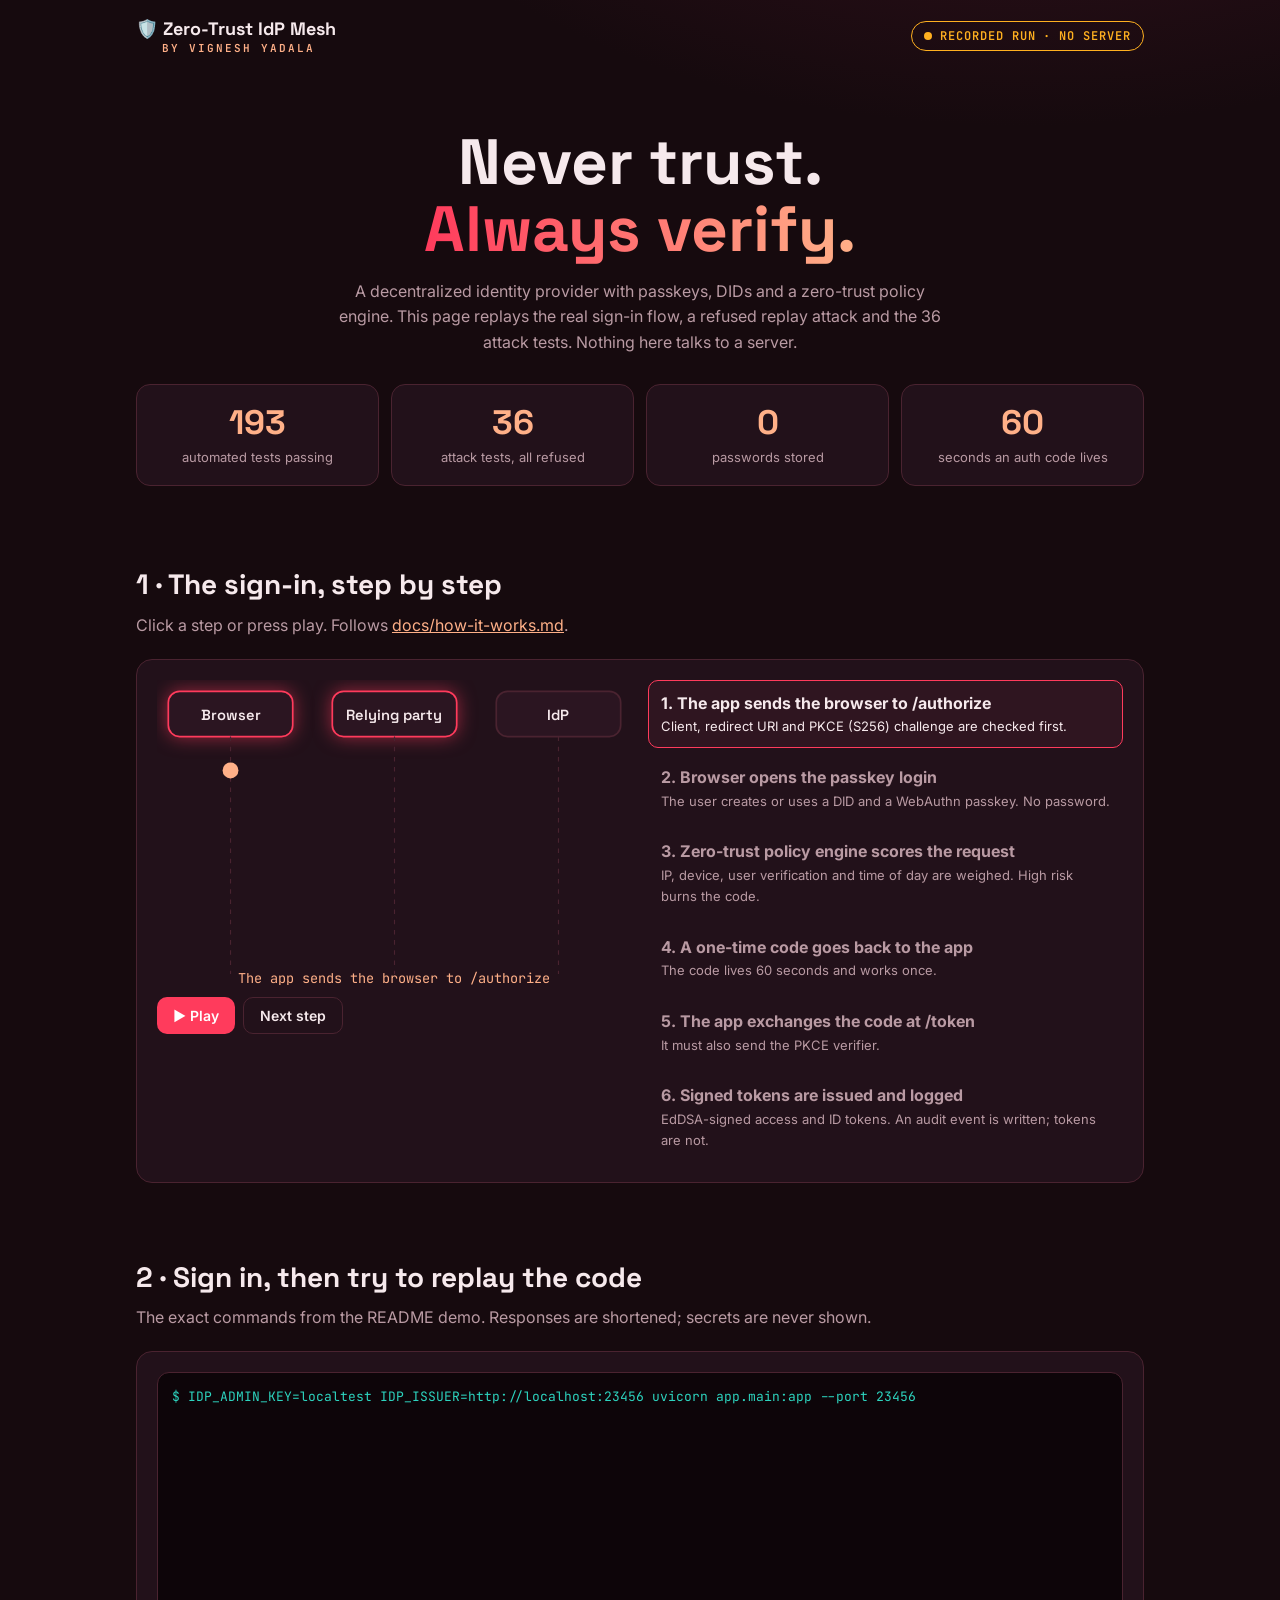
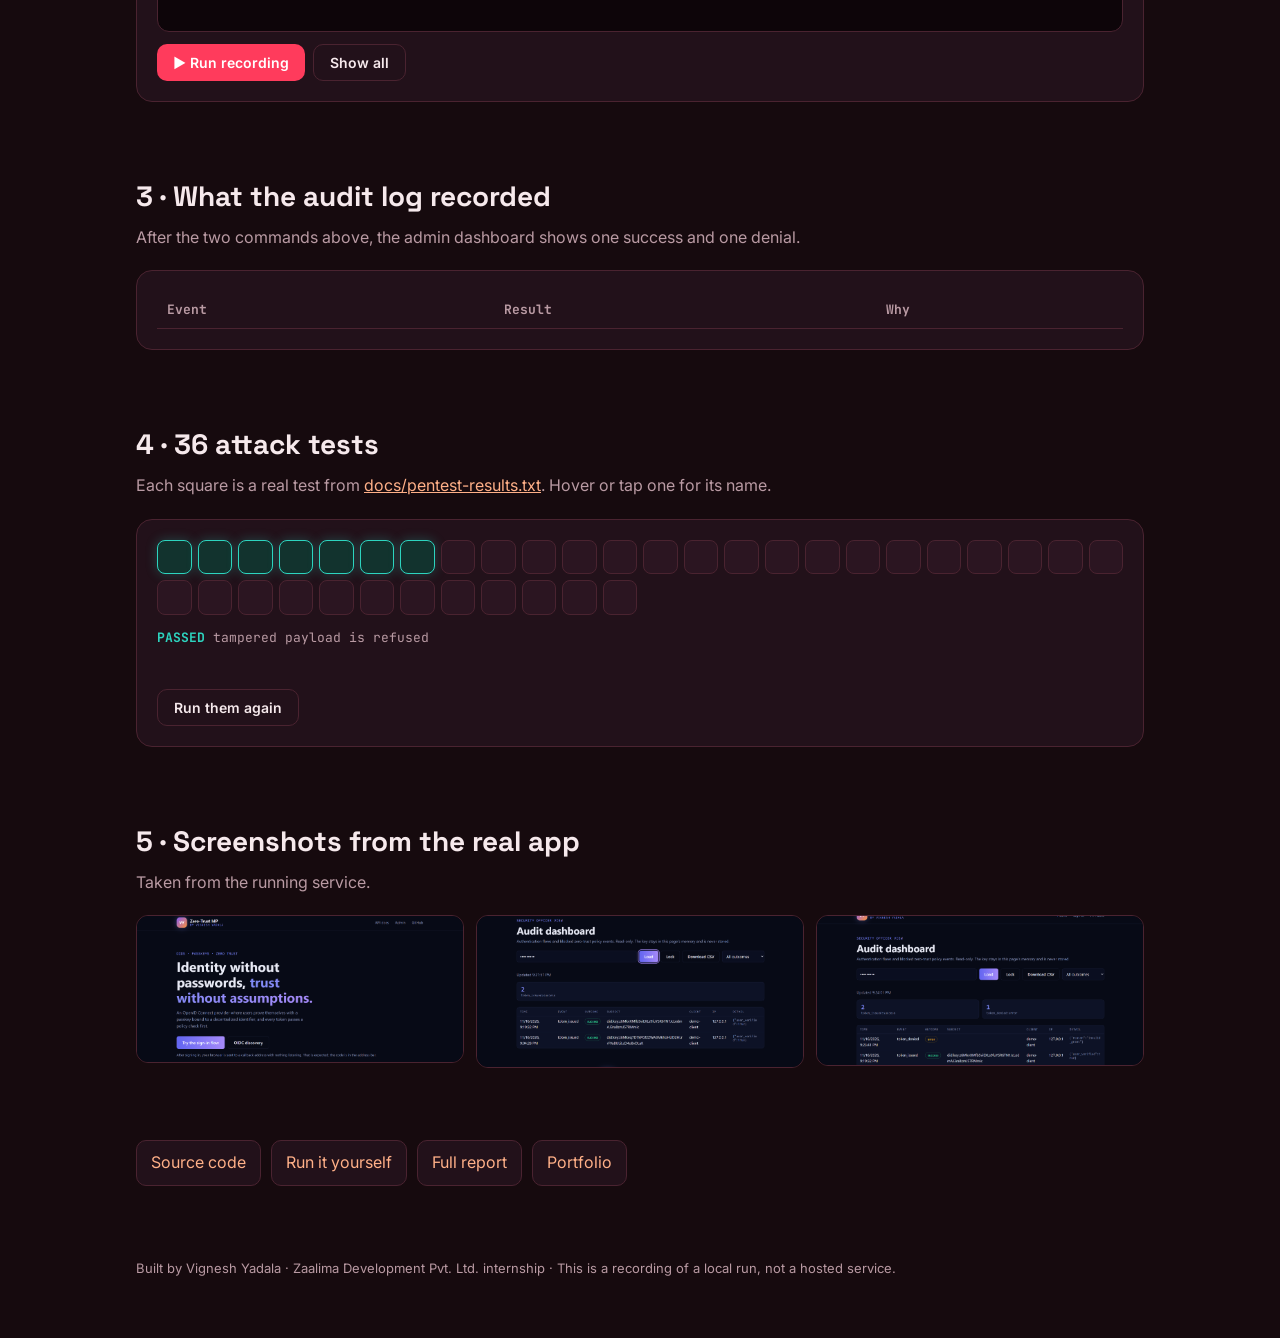
<file: docs/index.html>
<!doctype html>
<html lang="en"><head>
<meta charset="utf-8"><meta name="viewport" content="width=device-width,initial-scale=1">
<title>Zero-Trust IdP Mesh – Recorded Demo</title>
<meta name="description" content="Replay of a real sign-in, a replay attack that is refused, and 36 passing attack tests for Zero-Trust IdP Mesh.">
<link rel="preconnect" href="https://fonts.googleapis.com">
<link href="https://fonts.googleapis.com/css2?family=Inter:wght@400;600&family=JetBrains+Mono:wght@400;600&family=Space+Grotesk:wght@500;700&display=swap" rel="stylesheet">
<style>
:root{--bg:#160a0e;--card:#22111a;--line:#4a2330;--crimson:#ff3b5c;--rose:#ffb088;--amber:#ffb020;--teal:#2dd4bf;--text:#f6e9ec;--mute:#b99aa3}
*{box-sizing:border-box}html{scroll-behavior:smooth}
body{margin:0;background:radial-gradient(1200px 700px at 80% -10%,#3a1220 0,transparent 60%),var(--bg);color:var(--text);font:16px/1.6 Inter,system-ui,sans-serif}
.wrap{max-width:1040px;margin:0 auto;padding:0 16px}
h1,h2,h3{font-family:"Space Grotesk",sans-serif;margin:0}
a{color:var(--rose)}
.top{display:flex;justify-content:space-between;align-items:center;padding:18px 0;gap:12px;flex-wrap:wrap}
.brand{display:flex;flex-direction:column;line-height:1.25}.brand b{font-family:'Space Grotesk',sans-serif;font-size:18px}.by{font:600 11px 'JetBrains Mono',monospace;letter-spacing:.18em;color:var(--rose);text-decoration:none;margin-left:26px}.by:hover{color:var(--crimson)}
.badge{font:600 12px "JetBrains Mono",monospace;letter-spacing:.08em;padding:6px 12px;border:1px solid var(--amber);color:var(--amber);border-radius:99px;display:inline-flex;gap:8px;align-items:center}
.badge i{width:8px;height:8px;border-radius:50%;background:var(--amber);animation:pulse 1.6s infinite}
@keyframes pulse{0%{box-shadow:0 0 0 0 #ffb02099}100%{box-shadow:0 0 0 10px #ffb02000}}
.hero{position:relative;padding:56px 0 40px;text-align:center;overflow:hidden}
.rings{position:absolute;left:50%;top:50%;width:0;height:0;pointer-events:none}
.rings span{position:absolute;border:1px solid var(--crimson);border-radius:50%;width:120px;height:120px;margin:-60px;opacity:0;animation:ring 6s infinite}
.rings span:nth-child(2){animation-delay:2s}.rings span:nth-child(3){animation-delay:4s}
@keyframes ring{0%{transform:scale(.5);opacity:.5}100%{transform:scale(7);opacity:0}}
.hero h1{font-size:clamp(34px,7vw,64px);line-height:1.05;position:relative}
.hero h1 b{background:linear-gradient(90deg,var(--crimson),var(--rose));-webkit-background-clip:text;background-clip:text;color:transparent}
.hero p{color:var(--mute);max-width:620px;margin:16px auto;position:relative}
.stats{display:grid;grid-template-columns:repeat(auto-fit,minmax(150px,1fr));gap:12px;margin-top:28px;position:relative}
.stat{background:var(--card);border:1px solid var(--line);border-radius:14px;padding:16px}
.stat b{display:block;font:700 34px "Space Grotesk",sans-serif;color:var(--rose)}
.stat span{color:var(--mute);font-size:13px}
section{padding:36px 0}
h2{font-size:28px;margin-bottom:6px}.sub{color:var(--mute);margin:0 0 20px}
.card{background:var(--card);border:1px solid var(--line);border-radius:16px;padding:20px}
.stage{display:grid;grid-template-columns:1fr 1fr;gap:16px}
@media(max-width:760px){.stage{grid-template-columns:1fr}}
svg{width:100%;height:auto;display:block}
.node rect{fill:#2b1521;stroke:var(--line);stroke-width:1.5}.node text{fill:var(--text);font:600 13px "Space Grotesk"}
.node.on rect{stroke:var(--crimson);filter:drop-shadow(0 0 8px #ff3b5c88)}
.lane{stroke:var(--line);stroke-dasharray:4 5}
.pkt{fill:var(--rose);opacity:0}
.steps{display:flex;flex-direction:column;gap:6px}
.step{all:unset;cursor:pointer;padding:10px 12px;border-radius:10px;border:1px solid transparent;color:var(--mute);display:block}
.step:focus-visible{outline:2px solid var(--rose)}
.step.on{border-color:var(--crimson);background:#2f1520;color:var(--text)}
.step small{display:block;font-size:13px}
.ctrl{margin-top:12px;display:flex;gap:8px;flex-wrap:wrap}
button.btn{font:600 14px Inter;background:var(--crimson);color:#fff;border:0;border-radius:10px;padding:9px 16px;cursor:pointer}
button.btn.ghost{background:transparent;border:1px solid var(--line);color:var(--text)}
.term{background:#0d0509;border:1px solid var(--line);border-radius:12px;padding:14px;font:13px/1.55 "JetBrains Mono",monospace;min-height:260px;overflow:auto;white-space:pre-wrap;word-break:break-all}
.term .p{color:var(--teal)}.term .ok{color:#7ee787}.term .err{color:var(--crimson)}.term .d{color:var(--mute)}
.cursor{display:inline-block;width:8px;height:15px;background:var(--rose);vertical-align:-2px;animation:blink 1s steps(1) infinite}
@keyframes blink{50%{opacity:0}}
.wall{display:grid;grid-template-columns:repeat(auto-fill,minmax(34px,1fr));gap:6px}
.t{display:block;aspect-ratio:1;border-radius:8px;background:#2b1521;border:1px solid var(--line);position:relative;transition:.25s}
.t.pass{background:#12332e;border-color:var(--teal);box-shadow:0 0 12px #2dd4bf44}
.tip{margin-top:14px;min-height:48px;font:13px "JetBrains Mono",monospace;color:var(--mute)}
.tip b{color:var(--teal)}
table{width:100%;border-collapse:collapse;font:13px "JetBrains Mono",monospace}
th,td{padding:10px;text-align:left;border-bottom:1px solid var(--line)}th{color:var(--mute)}
.pill{padding:2px 10px;border-radius:99px;font-weight:600}.g{background:#12332e;color:var(--teal)}.r{background:#3d1220;color:var(--crimson)}
tr.new{animation:slide .5s}@keyframes slide{from{opacity:0;transform:translateX(-14px)}}
.shots{display:grid;grid-template-columns:repeat(auto-fit,minmax(240px,1fr));gap:12px}
.shots img{width:100%;border-radius:12px;border:1px solid var(--line)}
.links{display:flex;gap:10px;flex-wrap:wrap}
.links a{border:1px solid var(--line);border-radius:10px;padding:9px 14px;text-decoration:none;background:var(--card)}
footer{padding:36px 0 60px;color:var(--mute);font-size:13px}
@media(prefers-reduced-motion:reduce){*{animation:none!important;transition:none!important}}
</style></head><body>
<div class="wrap">
<div class="top"><div class="brand"><b>🛡️ Zero-Trust IdP Mesh</b><a href="https://vigneshyadala.github.io/portfolio/" class="by">BY VIGNESH YADALA</a></div><span class="badge"><i></i>RECORDED RUN · NO SERVER</span></div>
<header class="hero"><div class="rings"><span></span><span></span><span></span></div>
<h1>Never trust.<br><b>Always verify.</b></h1>
<p>A decentralized identity provider with passkeys, DIDs and a zero-trust policy engine. This page replays the real sign-in flow, a refused replay attack and the 36 attack tests. Nothing here talks to a server.</p>
<div class="stats">
<div class="stat"><b data-n="193">0</b><span>automated tests passing</span></div>
<div class="stat"><b data-n="36">0</b><span>attack tests, all refused</span></div>
<div class="stat"><b data-n="0">0</b><span>passwords stored</span></div>
<div class="stat"><b data-n="60">0</b><span>seconds an auth code lives</span></div>
</div></header>

<section id="flow"><h2>1 · The sign-in, step by step</h2><p class="sub">Click a step or press play. Follows <a href="https://github.com/Vigneshyadala/zero-trust-idp-mesh/blob/main/docs/how-it-works.md">docs/how-it-works.md</a>.</p>
<div class="card stage"><div>
<svg viewBox="0 0 420 270" role="img" aria-label="Sequence between browser, relying party and identity provider">
<g class="node" id="nB"><rect x="10" y="10" width="110" height="40" rx="10"/><text x="65" y="35" text-anchor="middle">Browser</text></g>
<g class="node" id="nR"><rect x="155" y="10" width="110" height="40" rx="10"/><text x="210" y="35" text-anchor="middle">Relying party</text></g>
<g class="node" id="nI"><rect x="300" y="10" width="110" height="40" rx="10"/><text x="355" y="35" text-anchor="middle">IdP</text></g>
<line class="lane" x1="65" y1="50" x2="65" y2="260"/><line class="lane" x1="210" y1="50" x2="210" y2="260"/><line class="lane" x1="355" y1="50" x2="355" y2="260"/>
<circle id="pkt" class="pkt" r="7" cx="65" cy="80"/>
<text id="cap" x="210" y="268" text-anchor="middle" fill="#ffb088" font-size="12" font-family="JetBrains Mono"></text>
</svg>
<div class="ctrl"><button class="btn" id="play">▶ Play</button><button class="btn ghost" id="next">Next step</button></div>
</div><div class="steps" id="steps"></div></div></section>

<section id="term"><h2>2 · Sign in, then try to replay the code</h2><p class="sub">The exact commands from the README demo. Responses are shortened; secrets are never shown.</p>
<div class="card"><div class="term" id="tty" aria-live="polite"></div>
<div class="ctrl"><button class="btn" id="run">▶ Run recording</button><button class="btn ghost" id="skip">Show all</button></div></div></section>

<section id="audit"><h2>3 · What the audit log recorded</h2><p class="sub">After the two commands above, the admin dashboard shows one success and one denial.</p>
<div class="card"><table><thead><tr><th>Event</th><th>Result</th><th>Why</th></tr></thead><tbody id="rows"></tbody></table></div></section>

<section id="pen"><h2>4 · 36 attack tests</h2><p class="sub">Each square is a real test from <a href="https://github.com/Vigneshyadala/zero-trust-idp-mesh/blob/main/docs/pentest-results.txt">docs/pentest-results.txt</a>. Hover or tap one for its name.</p>
<div class="card"><div class="wall" id="wall"></div><div class="tip" id="tip">Waiting…</div>
<div class="ctrl"><button class="btn ghost" id="again">Run them again</button></div></div></section>

<section><h2>5 · Screenshots from the real app</h2><p class="sub">Taken from the running service.</p>
<div class="shots"><img src="screenshots/home.png" alt="Landing page" loading="lazy"><img src="screenshots/admin-success.png" alt="Admin dashboard, tokens issued" loading="lazy"><img src="screenshots/admin-denied.png" alt="Admin dashboard, replay denied" loading="lazy"></div></section>

<section class="links"><a href="https://github.com/Vigneshyadala/zero-trust-idp-mesh">Source code</a><a href="https://github.com/Vigneshyadala/zero-trust-idp-mesh#-quick-start">Run it yourself</a><a href="https://github.com/Vigneshyadala/zero-trust-idp-mesh/blob/main/docs/report/full-report.md">Full report</a><a href="https://vigneshyadala.github.io/portfolio/">Portfolio</a></section>
<footer>Built by Vignesh Yadala · Zaalima Development Pvt. Ltd. internship · This is a recording of a local run, not a hosted service.</footer>
</div>
<script>
const TESTS=["replay_of_authorization_code_is_refused", "replay_of_revoked_token_is_refused", "expired_token_is_refused", "unsigned_alg_none_token_is_refused", "algorithm_confusion_hs256_with_public_key_is_refused", "token_signed_with_attacker_key_is_refused", "tampered_payload_is_refused", "token_for_another_audience_is_refused", "token_with_wrong_issuer_is_refused", "authorization_without_pkce_is_refused", "pkce_downgrade_to_plain_is_refused", "unregistered_redirect_uri_gets_no_redirect", "stolen_code_with_wrong_verifier_is_refused", "failed_guess_burns_the_code_for_the_real_owner_too", "missing_code_verifier_is_refused", "code_cannot_be_redeemed_for_a_different_redirect_uri", "unknown_client_is_refused", "token_responses_forbid_caching", "introspection_refuses_callers_without_the_key", "introspection_refuses_alg_none_token", "introspection_refuses_algorithm_confusion_token", "introspection_refuses_token_signed_with_attacker_key", "introspection_refuses_tampered_payload", "introspection_refuses_wrong_issuer", "id_token_cannot_be_introspected_as_an_access_token", "inactive_answers_do_not_reveal_why", "introspection_key_guessing_is_rate_limited", "authorization_code_brute_forcing_hits_the_rate_limit", "rate_limited_request_does_not_consume_a_valid_code", "login_with_forged_signature_is_refused", "assertion_of_the_wrong_ceremony_type_is_refused", "login_without_user_verification_is_refused_when_required", "registration_ceremony_cannot_be_used_to_log_in", "login_ceremony_cannot_be_used_to_register", "one_authorization_request_yields_at_most_one_code", "strict_policy_blocks_a_passkey_login_without_user_verification"];
const reduce=matchMedia('(prefers-reduced-motion: reduce)').matches;
const $=id=>document.getElementById(id), sleep=ms=>new Promise(r=>setTimeout(r,reduce?0:ms));
// count-up
document.querySelectorAll('[data-n]').forEach(e=>{const n=+e.dataset.n;if(reduce||!n){e.textContent=n;return}let i=0;const t=setInterval(()=>{i+=Math.max(1,Math.ceil(n/40));if(i>=n){i=n;clearInterval(t)}e.textContent=i},30)});
// flow
const X={B:65,R:210,I:355};
const FLOW=[
 ["R","B","The app sends the browser to /authorize","Client, redirect URI and PKCE (S256) challenge are checked first."],
 ["B","I","Browser opens the passkey login","The user creates or uses a DID and a WebAuthn passkey. No password."],
 ["I","I","Zero-trust policy engine scores the request","IP, device, user verification and time of day are weighed. High risk burns the code."],
 ["I","R","A one-time code goes back to the app","The code lives 60 seconds and works once."],
 ["R","I","The app exchanges the code at /token","It must also send the PKCE verifier."],
 ["I","R","Signed tokens are issued and logged","EdDSA-signed access and ID tokens. An audit event is written; tokens are not."]];
let cur=-1,busy=false;
const stepsEl=$('steps');
FLOW.forEach((s,i)=>{const b=document.createElement('button');b.className='step';b.innerHTML=`<b>${i+1}. ${s[2]}</b><small>${s[3]}</small>`;b.onclick=()=>show(i);stepsEl.appendChild(b)});
async function show(i){
 cur=i;[...stepsEl.children].forEach((c,k)=>c.classList.toggle('on',k===i));
 const [a,b]=FLOW[i];['B','R','I'].forEach(k=>$('n'+k).classList.toggle('on',k===a||k===b));
 const y=80+i*32,p=$('pkt');$('cap').textContent=FLOW[i][2].slice(0,52);
 p.setAttribute('cy',y);p.setAttribute('cx',X[a]);p.style.opacity=1;
 if(reduce){p.setAttribute('cx',X[b]);return}
 const t0=performance.now(),d=700;
 await new Promise(res=>{(function f(t){const k=Math.min(1,(t-t0)/d);p.setAttribute('cx',X[a]+(X[b]-X[a])*k);k<1?requestAnimationFrame(f):res()})(t0)});
}
$('next').onclick=()=>show((cur+1)%FLOW.length);
$('play').onclick=async()=>{if(busy)return;busy=true;for(let i=0;i<FLOW.length;i++){await show(i);await sleep(900)}busy=false};
show(0);
// terminal
const SCRIPT=[
 ["p","$ IDP_ADMIN_KEY=localtest IDP_ISSUER=http://localhost:23456 uvicorn app.main:app --port 23456"],
 ["d","INFO:     Uvicorn running on http://127.0.0.1:23456"],
 ["d","# browser: open /authorize, create identity, register passkey, sign in"],
 ["d","# browser lands on localhost:8080/callback?code=…&state=abc"],
 ["p","$ curl -s -X POST http://localhost:23456/token -d grant_type=authorization_code -d code=<code> -d redirect_uri=http://localhost:8080/callback -d client_id=demo-client -d code_verifier=<verifier>"],
 ["ok",'{"access_token":"eyJ…","id_token":"eyJ…","token_type":"Bearer","expires_in":3600}'],
 ["p","$ # replay: the very same command again"],
 ["err",'{"error":"invalid_grant", …}   ← an authorization code works only once'],
 ["d","# open /admin with the key, press Load: one token_issued, one token_denied"]];
const tty=$('tty');let gen=0,started=false;
function line(c,t){const d=document.createElement('div');d.className=c;d.textContent=t;tty.appendChild(d);tty.scrollTop=1e9;return d}
async function runTerm(fast){
 const my=++gen;started=true;tty.textContent='';$('rows').textContent='';
 for(const [c,t] of SCRIPT){
  if(my!==gen)return;
  const d=line(c,'');
  if(c==='p'&&!fast&&!reduce){for(const ch of t){if(my!==gen)return;d.textContent+=ch;if(Math.random()<.35)await sleep(8)}}else d.textContent=t;
  if(!fast)await sleep(c==='p'?350:550);
  if(t.startsWith('{"access'))addRow('token_issued','success','valid code and verifier');
  if(t.startsWith('{"error"'))addRow('token_denied','error','code already used (replay)');
 }
 }
function addRow(e,r,w){const tr=document.createElement('tr');tr.className='new';tr.innerHTML=`<td>${e}</td><td><span class="pill ${r==='success'?'g':'r'}">${r}</span></td><td>${w}</td>`;$('rows').appendChild(tr)}
$('run').onclick=()=>runTerm(false);$('skip').onclick=()=>runTerm(true);
// pen tests
const wall=$('wall'),tip=$('tip');
TESTS.forEach((n,i)=>{const d=document.createElement('button');d.className='t';d.tabIndex=0;d.setAttribute('aria-label',n);
 const show=()=>{tip.innerHTML=`<b>PASSED</b> ${n.replace(/_/g,' ')}`};d.onmouseenter=show;d.onfocus=show;d.onclick=show;wall.appendChild(d)});
async function runWall(){const ts=[...wall.children];ts.forEach(t=>t.classList.remove('pass'));
 for(let i=0;i<ts.length;i++){ts[i].classList.add('pass');tip.innerHTML=`<b>PASSED</b> ${TESTS[i].replace(/_/g,' ')}`;await sleep(70)}
 tip.innerHTML=`<b>36 passed</b> · every attack was refused`}
$('again').onclick=runWall;
const io=new IntersectionObserver(es=>es.forEach(e=>{if(e.isIntersecting){io.unobserve(e.target);if(e.target.id==='pen')runWall();if(e.target.id==='term'&&!started)runTerm(false)}}),{threshold:.35});
io.observe($('pen'));io.observe($('term'));
</script></body></html>
</file>
